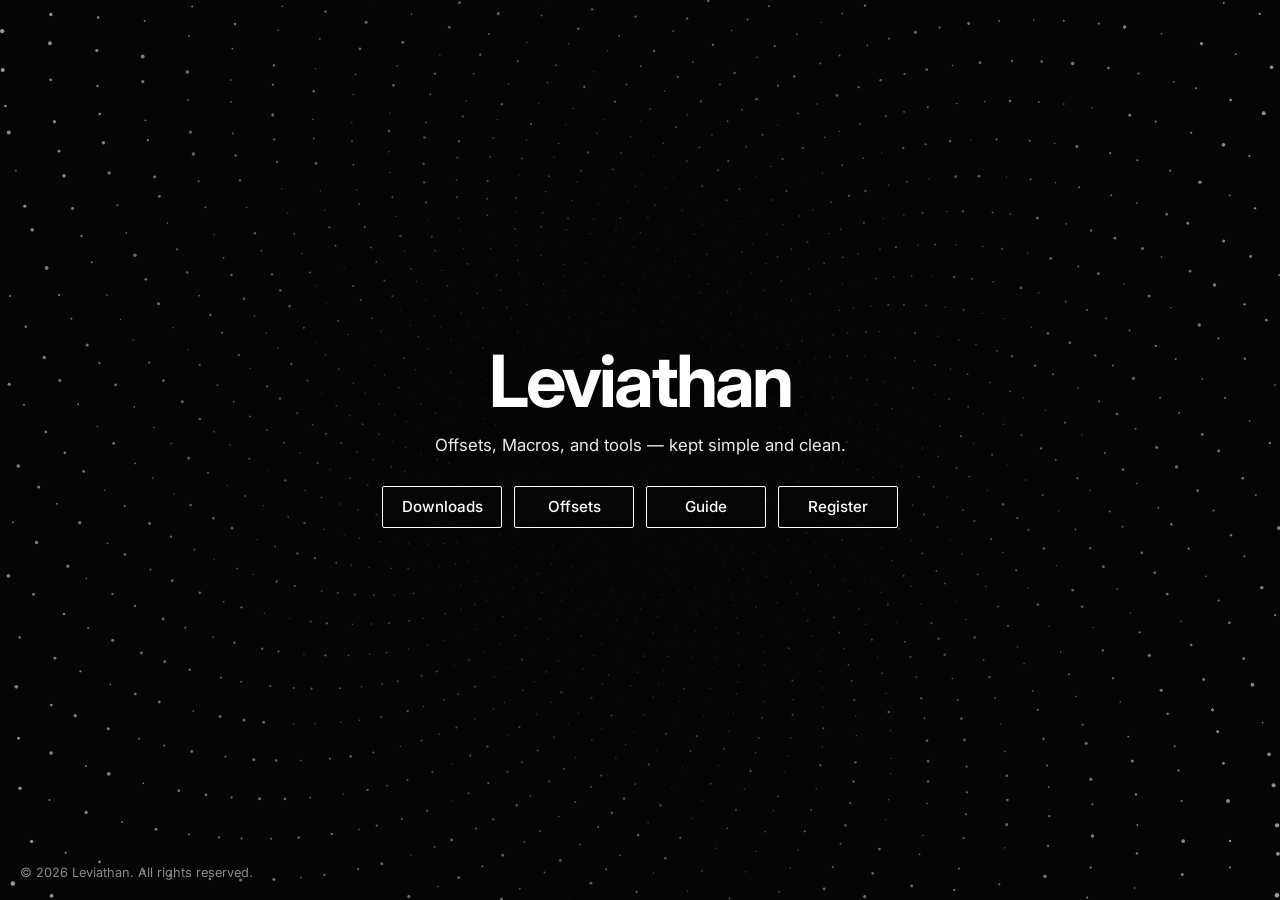
<file: index.html>
<!DOCTYPE html>
<html lang="en">
<head>
  <meta charset="UTF-8" />
  <meta name="viewport" content="width=device-width, initial-scale=1" />
  <title>Leviathan</title>
  <meta name="description" content="Offsets, FastFlags, and tools." />
  <link rel="preconnect" href="https://fonts.googleapis.com" />
  <link rel="preconnect" href="https://fonts.gstatic.com" crossorigin />
  <link href="https://fonts.googleapis.com/css2?family=Inter:wght@400;500;600;700&display=swap" rel="stylesheet" />
  <link rel="stylesheet" href="styles.css?v=12" />
</head>
<body class="landing">
  <canvas id="bg-canvas" class="bg-canvas" aria-hidden="true"></canvas>
  <div class="landing-shell">
    <main class="stage">
      <h1 class="brand">Leviathan</h1>
      <p class="tagline">Offsets, Macros, and tools — kept simple and clean.</p>
      <nav class="actions" aria-label="Main">
        <a class="btn" href="downloads.html?v=8">Downloads</a>
        <a class="btn" href="offsets.html">Offsets</a>
        <a class="btn" href="guide.html">Guide</a>
        <a class="btn" href="register.html">Register</a>
      </nav>
    </main>
    <footer>© 2026 Leviathan. All rights reserved.</footer>
  </div>
  <script src="bg.js?v=3"></script>
</body>
</html>
</file>
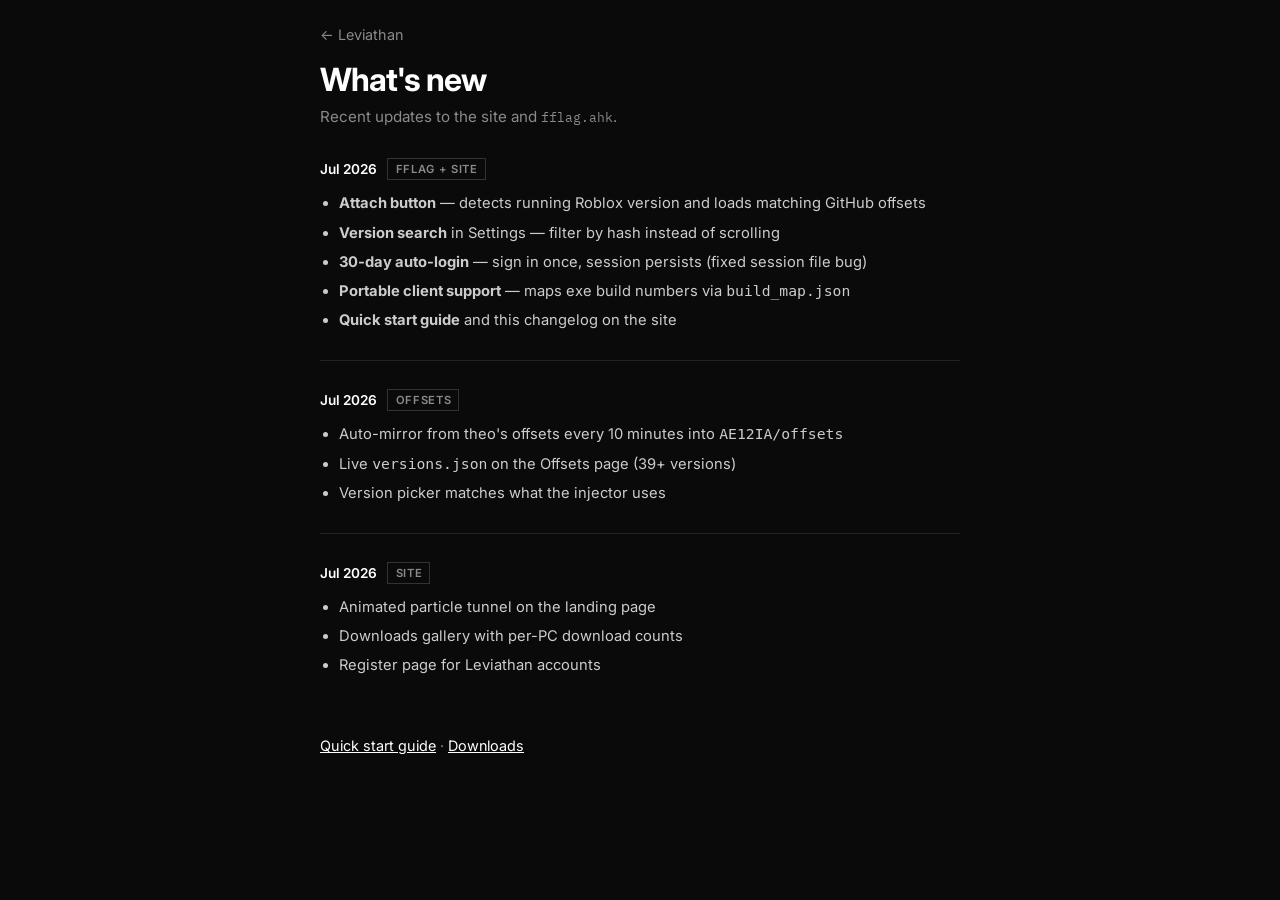
<file: changelog.html>
<!DOCTYPE html>
<html lang="en">
<head>
  <meta charset="UTF-8" />
  <meta name="viewport" content="width=device-width, initial-scale=1" />
  <title>Changelog — Leviathan</title>
  <link rel="preconnect" href="https://fonts.googleapis.com" />
  <link rel="preconnect" href="https://fonts.gstatic.com" crossorigin />
  <link href="https://fonts.googleapis.com/css2?family=Inter:wght@400;500;600;700&family=IBM+Plex+Mono:wght@400;500&display=swap" rel="stylesheet" />
  <link rel="stylesheet" href="styles.css?v=13" />
</head>
<body class="page">
  <header class="bar">
    <a class="back" href="index.html">← Leviathan</a>
  </header>

  <main class="content doc-content">
    <h1>What's new</h1>
    <p class="lede">Recent updates to the site and <code>fflag.ahk</code>.</p>

    <article class="changelog-entry">
      <header>
        <time datetime="2026-07-20">Jul 2026</time>
        <span class="changelog-tag">FFlag + Site</span>
      </header>
      <ul>
        <li><strong>Attach button</strong> — detects running Roblox version and loads matching GitHub offsets</li>
        <li><strong>Version search</strong> in Settings — filter by hash instead of scrolling</li>
        <li><strong>30-day auto-login</strong> — sign in once, session persists (fixed session file bug)</li>
        <li><strong>Portable client support</strong> — maps exe build numbers via <code>build_map.json</code></li>
        <li><strong>Quick start guide</strong> and this changelog on the site</li>
      </ul>
    </article>

    <article class="changelog-entry">
      <header>
        <time datetime="2026-07-18">Jul 2026</time>
        <span class="changelog-tag">Offsets</span>
      </header>
      <ul>
        <li>Auto-mirror from theo's offsets every 10 minutes into <code>AE12IA/offsets</code></li>
        <li>Live <code>versions.json</code> on the Offsets page (39+ versions)</li>
        <li>Version picker matches what the injector uses</li>
      </ul>
    </article>

    <article class="changelog-entry">
      <header>
        <time datetime="2026-07-18">Jul 2026</time>
        <span class="changelog-tag">Site</span>
      </header>
      <ul>
        <li>Animated particle tunnel on the landing page</li>
        <li>Downloads gallery with per-PC download counts</li>
        <li>Register page for Leviathan accounts</li>
      </ul>
    </article>

    <p class="doc-links">
      <a href="guide.html">Quick start guide</a>
      ·
      <a href="downloads.html">Downloads</a>
    </p>
  </main>
</body>
</html>
</file>
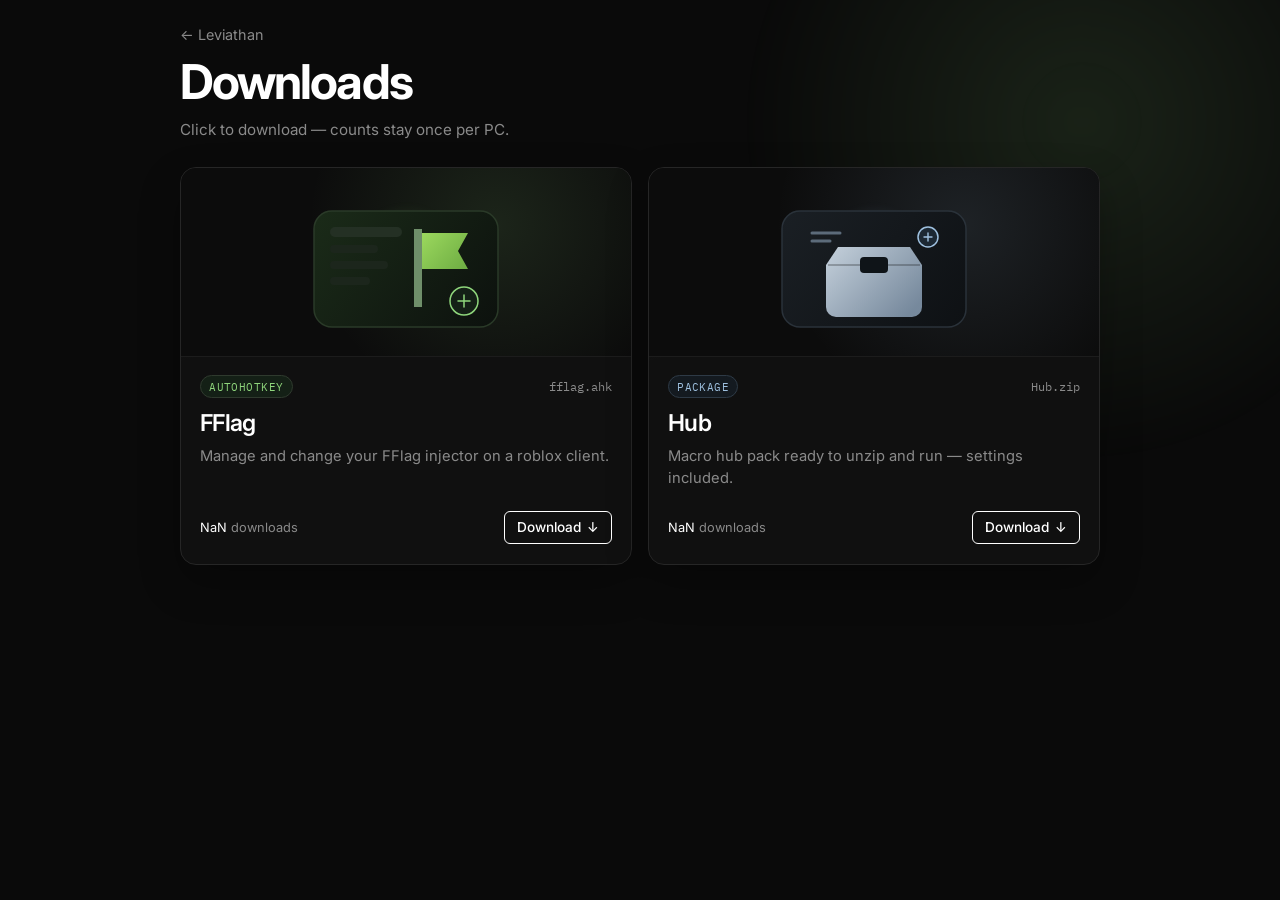
<file: downloads.html>
<!DOCTYPE html>
<!-- deploy-version: tools-gallery-v7 -->
<html lang="en">
<head>
  <meta charset="UTF-8" />
  <meta name="viewport" content="width=device-width, initial-scale=1" />
  <title>Downloads — Leviathan</title>
  <link rel="preconnect" href="https://fonts.googleapis.com" />
  <link rel="preconnect" href="https://fonts.gstatic.com" crossorigin />
  <link href="https://fonts.googleapis.com/css2?family=Inter:wght@400;500;600;700&family=IBM+Plex+Mono:wght@400;500&display=swap" rel="stylesheet" />
  <link rel="stylesheet" href="styles.css?v=7" />
</head>
<body class="page downloads-page">
  <div class="page-glow" aria-hidden="true"></div>

  <header class="bar bar-tools">
    <a class="back" href="index.html">← Leviathan</a>
  </header>

  <main class="content tools-content">
    <header class="tools-hero">
      <h1>Downloads</h1>
      <p class="lede">Click to download — counts stay once per PC.</p>
    </header>

    <section class="tool-grid" aria-label="Tools">
      <a
        class="tool-card tracked tool-card--flag"
        href="downloads/tools/fflag.ahk"
        data-counter="fflag-ahk"
        download="fflag.ahk"
        style="--delay: 0.05s"
      >
        <div class="tool-visual" aria-hidden="true">
          <img src="assets/tool-fflag.svg" alt="" width="220" height="160" />
          <span class="tool-orb"></span>
        </div>
        <div class="tool-info">
          <div class="tool-top">
            <span class="tool-badge">AutoHotkey</span>
            <span class="tool-file">fflag.ahk</span>
          </div>
          <h2>FFlag</h2>
          <p>Manage and change your FFlag injector on a roblox client.</p>
          <div class="tool-foot">
            <span class="dl-meta"><span class="dl-count" data-count-for="fflag-ahk">…</span> downloads</span>
            <span class="tool-cta">Download <span aria-hidden="true">↓</span></span>
          </div>
        </div>
      </a>

      <a
        class="tool-card tracked tool-card--hub"
        href="downloads/tools/Hub.zip"
        data-counter="hub-zip"
        download="Hub.zip"
        style="--delay: 0.18s"
      >
        <div class="tool-visual" aria-hidden="true">
          <img src="assets/tool-hub.svg" alt="" width="220" height="160" />
          <span class="tool-orb"></span>
        </div>
        <div class="tool-info">
          <div class="tool-top">
            <span class="tool-badge">Package</span>
            <span class="tool-file">Hub.zip</span>
          </div>
          <h2>Hub</h2>
          <p>Macro hub pack ready to unzip and run — settings included.</p>
          <div class="tool-foot">
            <span class="dl-meta"><span class="dl-count" data-count-for="hub-zip">…</span> downloads</span>
            <span class="tool-cta">Download <span aria-hidden="true">↓</span></span>
          </div>
        </div>
      </a>
    </section>
  </main>

  <script src="download-counts.js?v=7"></script>
</body>
</html>
</file>
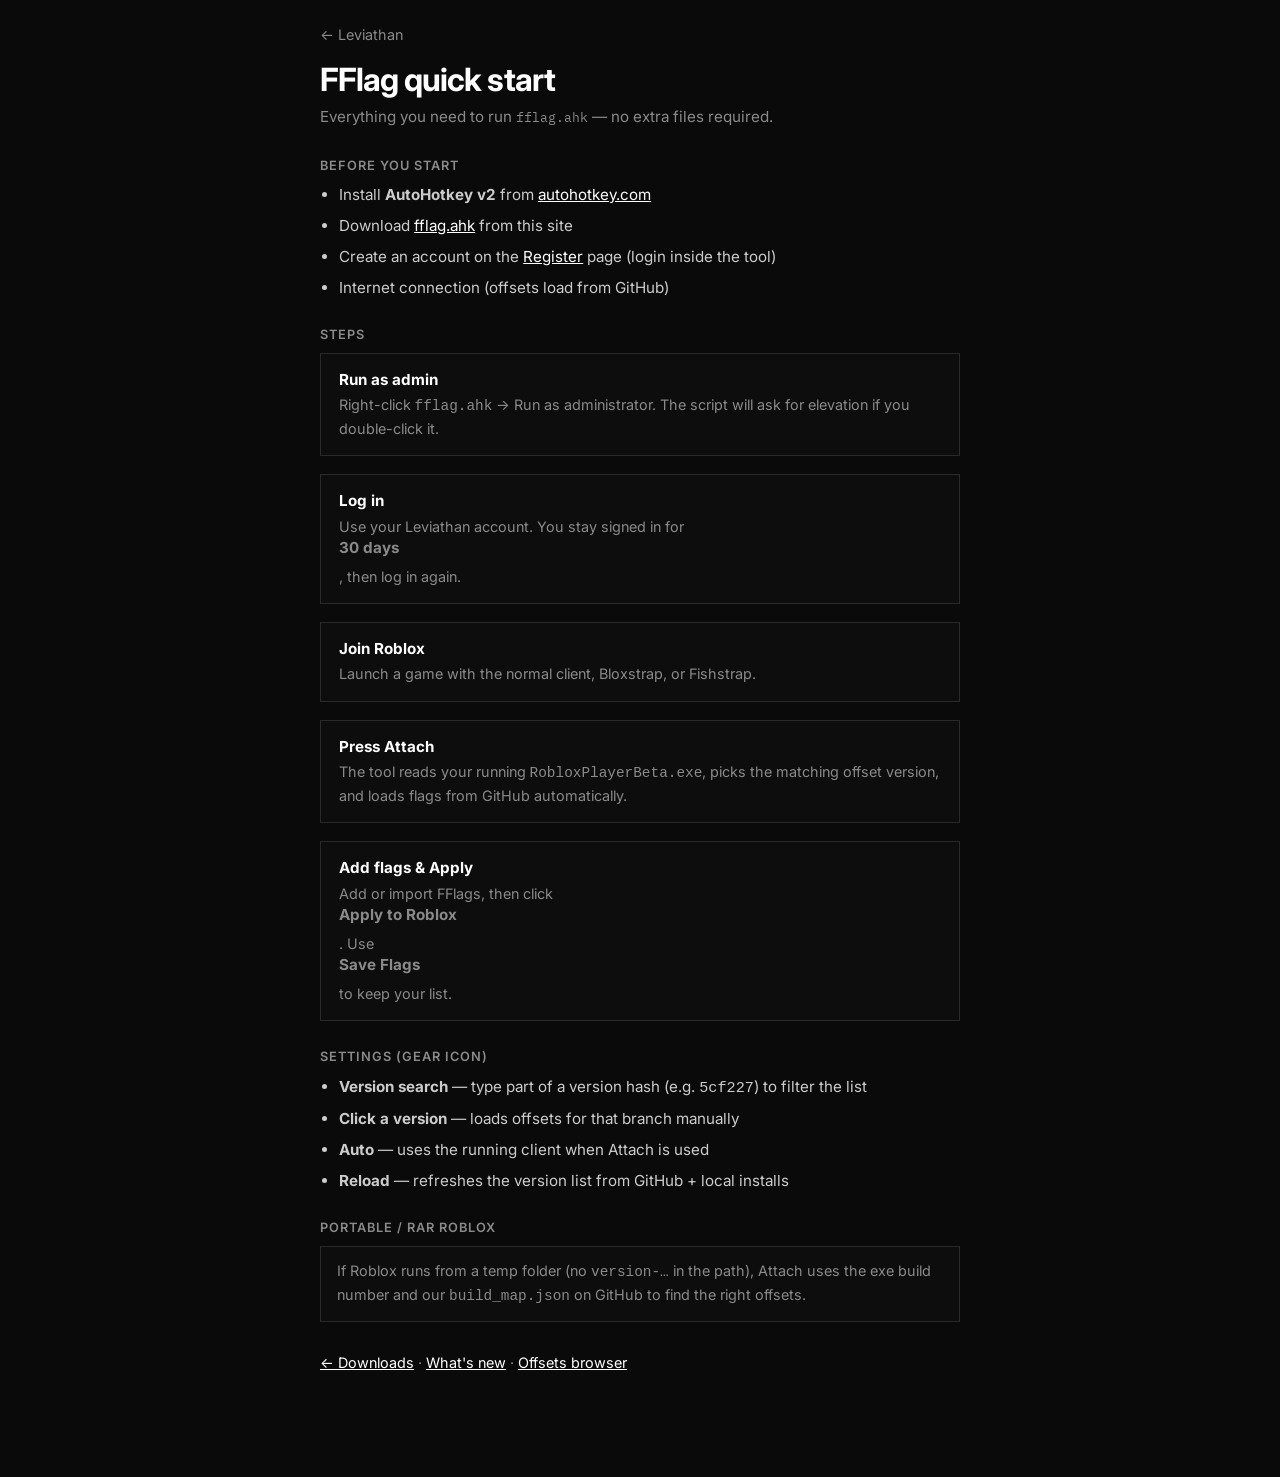
<file: guide.html>
<!DOCTYPE html>
<html lang="en">
<head>
  <meta charset="UTF-8" />
  <meta name="viewport" content="width=device-width, initial-scale=1" />
  <title>FFlag Guide — Leviathan</title>
  <link rel="preconnect" href="https://fonts.googleapis.com" />
  <link rel="preconnect" href="https://fonts.gstatic.com" crossorigin />
  <link href="https://fonts.googleapis.com/css2?family=Inter:wght@400;500;600;700&family=IBM+Plex+Mono:wght@400;500&display=swap" rel="stylesheet" />
  <link rel="stylesheet" href="styles.css?v=13" />
</head>
<body class="page">
  <header class="bar">
    <a class="back" href="index.html">← Leviathan</a>
  </header>

  <main class="content doc-content">
    <h1>FFlag quick start</h1>
    <p class="lede">Everything you need to run <code>fflag.ahk</code> — no extra files required.</p>

    <section>
      <h2>Before you start</h2>
      <ul class="doc-list">
        <li>Install <strong>AutoHotkey v2</strong> from <a href="https://www.autohotkey.com/" rel="noopener noreferrer">autohotkey.com</a></li>
        <li>Download <a href="downloads/tools/fflag.ahk" download="fflag.ahk">fflag.ahk</a> from this site</li>
        <li>Create an account on the <a href="register.html">Register</a> page (login inside the tool)</li>
        <li>Internet connection (offsets load from GitHub)</li>
      </ul>
    </section>

    <section>
      <h2>Steps</h2>
      <ol class="steps">
        <li>
          <strong>Run as admin</strong>
          <p>Right-click <code>fflag.ahk</code> → Run as administrator. The script will ask for elevation if you double-click it.</p>
        </li>
        <li>
          <strong>Log in</strong>
          <p>Use your Leviathan account. You stay signed in for <strong>30 days</strong>, then log in again.</p>
        </li>
        <li>
          <strong>Join Roblox</strong>
          <p>Launch a game with the normal client, Bloxstrap, or Fishstrap.</p>
        </li>
        <li>
          <strong>Press Attach</strong>
          <p>The tool reads your running <code>RobloxPlayerBeta.exe</code>, picks the matching offset version, and loads flags from GitHub automatically.</p>
        </li>
        <li>
          <strong>Add flags &amp; Apply</strong>
          <p>Add or import FFlags, then click <strong>Apply to Roblox</strong>. Use <strong>Save Flags</strong> to keep your list.</p>
        </li>
      </ol>
    </section>

    <section>
      <h2>Settings (gear icon)</h2>
      <ul class="doc-list">
        <li><strong>Version search</strong> — type part of a version hash (e.g. <code>5cf227</code>) to filter the list</li>
        <li><strong>Click a version</strong> — loads offsets for that branch manually</li>
        <li><strong>Auto</strong> — uses the running client when Attach is used</li>
        <li><strong>Reload</strong> — refreshes the version list from GitHub + local installs</li>
      </ul>
    </section>

    <section>
      <h2>Portable / RAR Roblox</h2>
      <p class="doc-note">If Roblox runs from a temp folder (no <code>version-…</code> in the path), Attach uses the exe build number and our <code>build_map.json</code> on GitHub to find the right offsets.</p>
    </section>

    <p class="doc-links">
      <a href="downloads.html">← Downloads</a>
      ·
      <a href="changelog.html">What's new</a>
      ·
      <a href="offsets.html">Offsets browser</a>
    </p>
  </main>
</body>
</html>
</file>
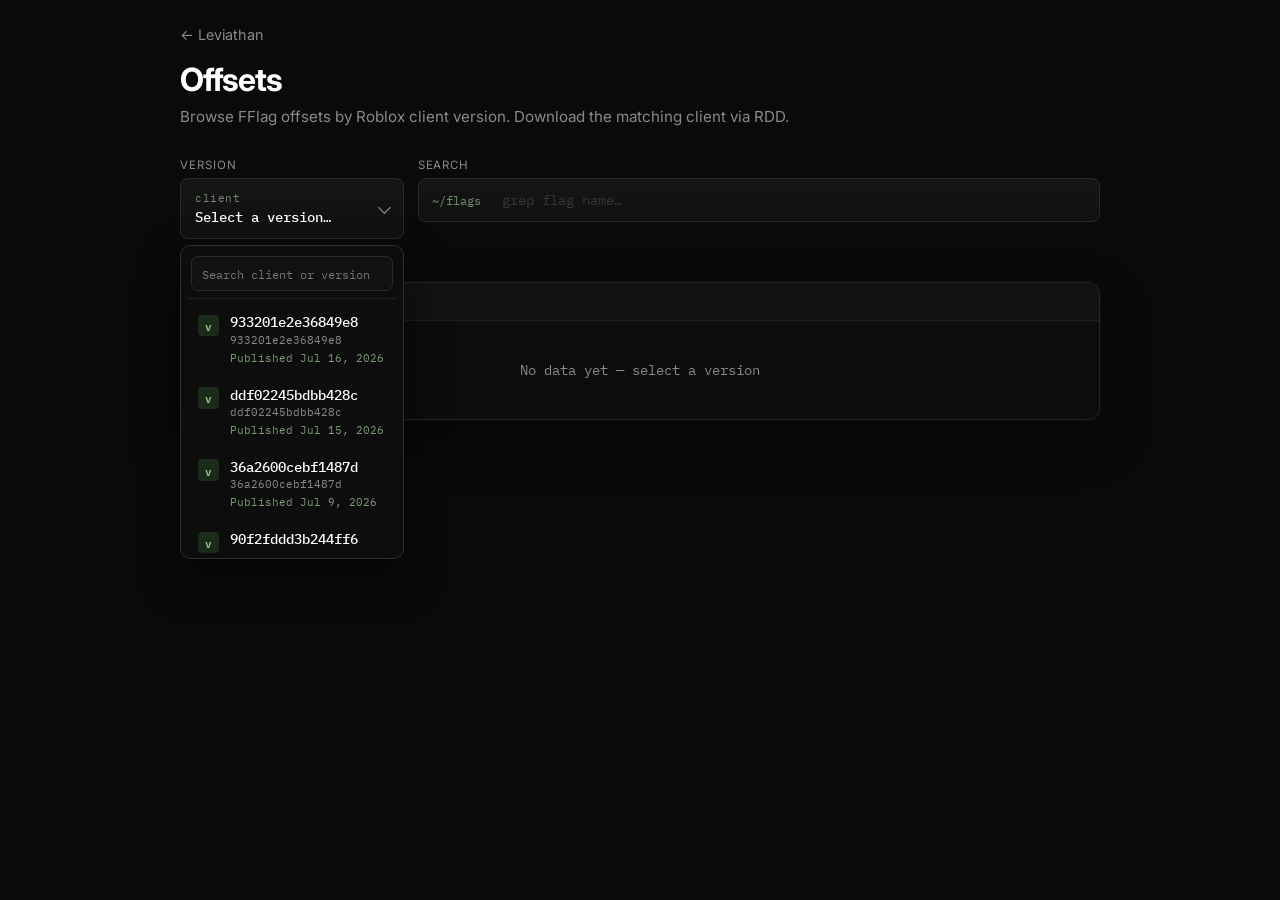
<file: offsets.html>
<!DOCTYPE html>
<html lang="en">
<head>
  <meta charset="UTF-8" />
  <meta name="viewport" content="width=device-width, initial-scale=1" />
  <title>Offsets — Leviathan</title>
  <link rel="preconnect" href="https://fonts.googleapis.com" />
  <link rel="preconnect" href="https://fonts.gstatic.com" crossorigin />
  <link href="https://fonts.googleapis.com/css2?family=Inter:wght@400;500;600;700&family=IBM+Plex+Mono:wght@400;500;600&display=swap" rel="stylesheet" />
  <link rel="stylesheet" href="styles.css?v=4" />
</head>
<body class="page">
  <header class="bar bar-wide">
    <a class="back" href="index.html">← Leviathan</a>
  </header>

  <main class="content offsets-page">
    <h1>Offsets</h1>
    <p class="lede">Browse FFlag offsets by Roblox client version. Download the matching client via RDD.</p>

    <div class="offsets-controls">
      <div class="field">
        <span>Version</span>
        <div class="version-picker" id="version-picker">
          <button type="button" class="version-trigger" id="version-trigger" aria-haspopup="listbox" aria-expanded="false">
            <span class="version-trigger-text">
              <span class="version-label">client</span>
              <span class="version-value" id="version-value">Select a version…</span>
            </span>
            <span class="version-chevron" aria-hidden="true"></span>
          </button>
          <div class="version-menu" id="version-menu" role="listbox" hidden>
            <div class="version-menu-search">
              <input
                id="version-search"
                type="search"
                placeholder="Search client or version hash…"
                autocomplete="off"
              />
            </div>
            <div class="version-menu-list" id="version-menu-list"></div>
          </div>
        </div>
      </div>

      <label class="field field-grow">
        <span>Search</span>
        <div class="search-shell">
          <span class="search-prefix" aria-hidden="true">~/flags</span>
          <input id="flag-search" type="search" placeholder="grep flag name…" disabled autocomplete="off" />
        </div>
      </label>
    </div>

    <p class="offsets-meta" id="offsets-meta">14 versions ready</p>

    <section class="code-panel" aria-label="offsets.hpp">
      <div class="code-panel-bar">
        <span class="dot red"></span>
        <span class="dot amber"></span>
        <span class="dot green"></span>
        <span class="code-panel-title" id="code-panel-title">offsets.hpp</span>
        <div class="code-panel-actions">
          <a class="code-panel-dl" id="client-download" href="#" target="_blank" rel="noopener noreferrer" hidden>Download client (RDD)</a>
          <a class="code-panel-dl" id="hpp-download" href="#" hidden download>Download .hpp</a>
        </div>
      </div>
      <div class="code-panel-body" id="offsets-body">
        <div class="code-empty">No data yet — select a version</div>
      </div>
    </section>
  </main>

  <script type="application/json" id="versions-data">
[
  {"version":"version-933201e2e36849e8","date":"2026-07-16T20:48:09Z"},
  {"version":"version-ddf02245bdbb428c","date":"2026-07-15T17:14:31Z"},
  {"version":"version-36a2600cebf1487d","date":"2026-07-09T17:23:37Z"},
  {"version":"version-90f2fddd3b244ff6","date":"2026-07-07T18:39:10Z"},
  {"version":"version-5cf2272675e145f5","date":"2026-07-02T12:58:23Z"},
  {"version":"version-1a951716f19e4638","date":"2026-06-24T16:25:42Z"},
  {"version":"version-8884371d30284041","date":"2026-06-20T21:11:10Z"},
  {"version":"version-b1da31c4a8514991","date":"2026-06-20T10:26:22Z"},
  {"version":"version-e068ebae24354cbb","date":"2026-06-13T14:41:33Z"},
  {"version":"version-76173e47a79145c7","date":"2026-06-13T14:31:45Z"},
  {"version":"version-ad5d3e2906444472","date":"2026-06-04T18:19:22Z"},
  {"version":"version-460909c4fe904aae","date":"2026-05-27T19:26:21Z"},
  {"version":"version-4b6315bf1f0a4dbb","date":"2026-05-25T21:14:41Z"},
  {"version":"version-2b1721d47abf49aa","date":"2026-05-25T21:13:46Z"}
]
  </script>
  <script src="offsets.js?v=7"></script>
</body>
</html>
</file>
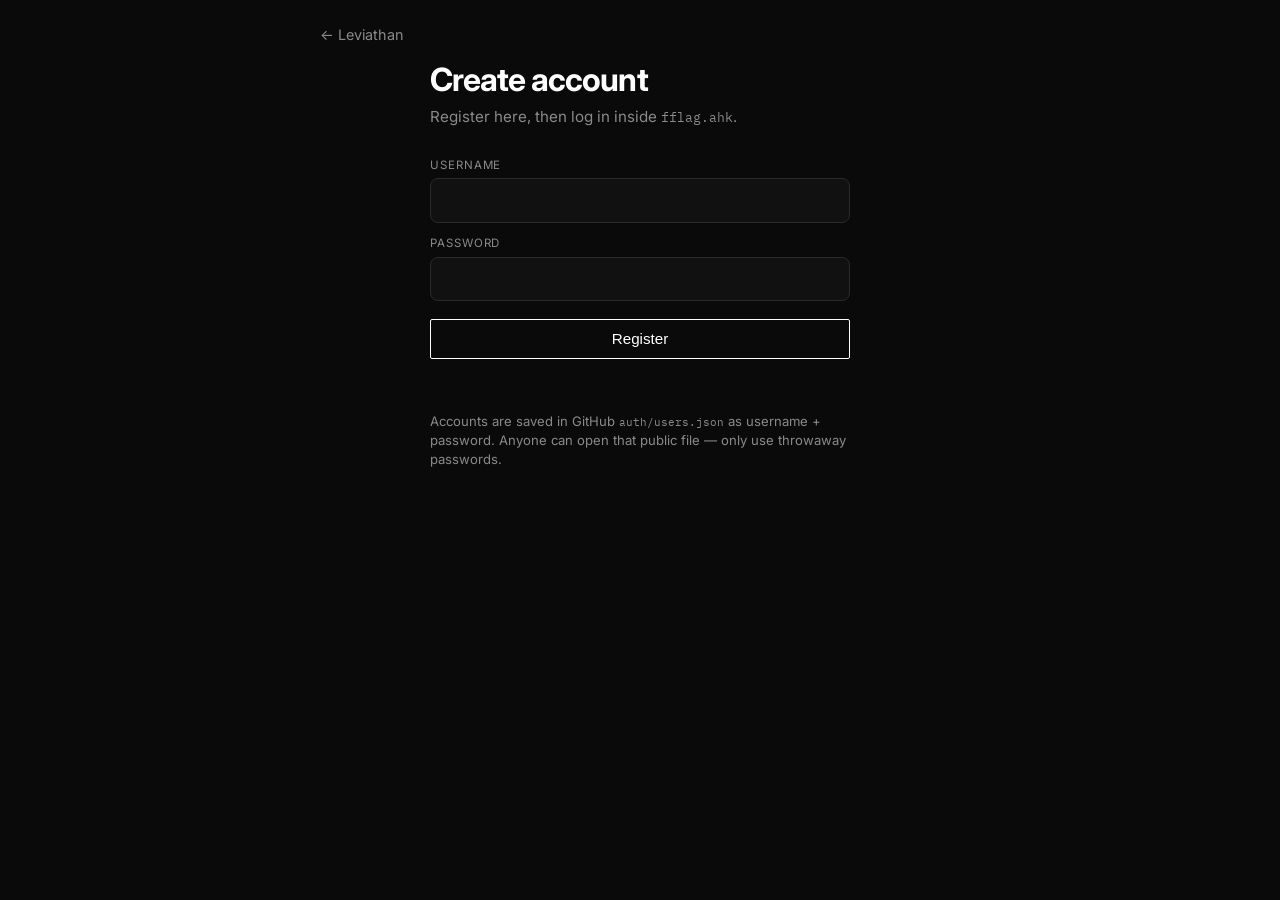
<file: register.html>
<!DOCTYPE html>
<html lang="en">
<head>
  <meta charset="UTF-8" />
  <meta name="viewport" content="width=device-width, initial-scale=1" />
  <title>Register — Leviathan</title>
  <link rel="preconnect" href="https://fonts.googleapis.com" />
  <link rel="preconnect" href="https://fonts.gstatic.com" crossorigin />
  <link href="https://fonts.googleapis.com/css2?family=Inter:wght@400;500;600;700&family=IBM+Plex+Mono:wght@400;500&display=swap" rel="stylesheet" />
  <link rel="stylesheet" href="styles.css?v=10" />
</head>
<body class="page">
  <header class="bar">
    <a class="back" href="index.html">← Leviathan</a>
  </header>

  <main class="content auth-content">
    <h1>Create account</h1>
    <p class="lede">Register here, then log in inside <code>fflag.ahk</code>.</p>

    <form class="auth-form" id="register-form">
      <label class="field">
        <span>Username</span>
        <input id="reg-user" name="username" maxlength="32" autocomplete="username" required pattern="[A-Za-z0-9_.\-]{1,32}" />
      </label>
      <label class="field">
        <span>Password</span>
        <input id="reg-pass" name="password" type="password" minlength="4" autocomplete="new-password" required />
      </label>
      <button class="btn auth-submit" type="submit">Register</button>
      <p class="auth-msg" id="reg-msg" role="status"></p>
    </form>

    <p class="auth-note">
      Accounts are saved in GitHub <code>auth/users.json</code> as username + password.
      Anyone can open that public file — only use throwaway passwords.
    </p>
  </main>

  <script src="auth-config.js"></script>
  <script src="register.js"></script>
</body>
</html>
</file>
<file: styles.css>
:root {
  --bg: #0a0a0a;
  --text: #ffffff;
  --muted: #8a8a8a;
  --border: #ffffff;
  --font: Inter, system-ui, -apple-system, Segoe UI, sans-serif;
}

*,
*::before,
*::after {
  box-sizing: border-box;
}

html,
body {
  margin: 0;
  min-height: 100%;
}

body {
  font-family: var(--font);
  background: var(--bg);
  color: var(--text);
  -webkit-font-smoothing: antialiased;
}

/* —— Landing (Potassium-style) —— */
body:not(.page) {
  min-height: 100vh;
  display: flex;
  flex-direction: column;
}

body.landing {
  display: block;
  height: 100vh;
  height: 100dvh;
  min-height: 100vh;
  min-height: 100dvh;
  overflow: hidden;
  background: #050505;
}

.bg-canvas {
  position: fixed !important;
  top: 0;
  left: 0;
  right: 0;
  bottom: 0;
  width: 100% !important;
  height: 100% !important;
  z-index: 0;
  pointer-events: none;
  display: block;
  background: #050505;
}

.landing-shell {
  position: relative;
  z-index: 1;
  height: 100vh;
  height: 100dvh;
  display: flex;
  flex-direction: column;
  pointer-events: none;
}

.landing-shell a,
.landing-shell button {
  pointer-events: auto;
}

.stage {
  position: relative;
  z-index: 1;
  flex: 1 1 auto;
  display: flex;
  flex-direction: column;
  align-items: center;
  justify-content: center;
  text-align: center;
  padding: 2rem 1.25rem 1.5rem;
  animation: fade 0.7s ease both;
  pointer-events: none;
}

.stage .actions {
  pointer-events: auto;
}

.brand {
  margin: 0;
  font-size: clamp(2.75rem, 9vw, 4.5rem);
  font-weight: 700;
  letter-spacing: -0.04em;
  line-height: 1;
}

.tagline {
  margin: 1rem 0 1.75rem;
  max-width: 34rem;
  font-size: clamp(0.95rem, 2.4vw, 1.05rem);
  font-weight: 400;
  color: var(--text);
  opacity: 0.92;
  line-height: 1.45;
}

.actions {
  display: flex;
  flex-wrap: wrap;
  gap: 0.75rem;
  justify-content: center;
}

.btn {
  display: inline-flex;
  align-items: center;
  justify-content: center;
  min-width: 7.5rem;
  padding: 0.65rem 1.15rem;
  border: 1px solid var(--border);
  border-radius: 2px;
  color: var(--text);
  text-decoration: none;
  font-size: 0.95rem;
  font-weight: 500;
  background: transparent;
  transition: background 0.15s ease, color 0.15s ease;
}

.btn:hover {
  background: var(--text);
  color: var(--bg);
}

footer {
  position: relative;
  z-index: 1;
  flex: 0 0 auto;
  padding: 0 1.25rem 1.25rem;
  font-size: 0.8rem;
  color: var(--muted);
  animation: fade 0.8s ease 0.1s both;
  pointer-events: none;
}

body.landing .brand,
body.landing .tagline {
  text-shadow: 0 1px 18px rgba(0, 0, 0, 0.55);
}

body.landing .btn {
  background: rgba(10, 10, 10, 0.35);
  backdrop-filter: blur(6px);
}

/* —— Downloads page —— */
.page {
  padding-bottom: 3rem;
  position: relative;
  overflow-x: hidden;
}

.bar {
  width: min(640px, calc(100% - 2rem));
  margin: 0 auto;
  padding: 1.5rem 0 0.5rem;
}

.bar-tools {
  width: min(920px, calc(100% - 2rem));
}

.back {
  color: var(--muted);
  text-decoration: none;
  font-size: 0.9rem;
}

.back:hover {
  color: var(--text);
}

.content {
  width: min(640px, calc(100% - 2rem));
  margin: 0 auto;
  animation: fade 0.6s ease both;
}

.tools-content {
  width: min(920px, calc(100% - 2rem));
}

.content h1 {
  margin: 0.5rem 0 0.5rem;
  font-size: 2rem;
  letter-spacing: -0.03em;
}

.lede {
  margin: 0 0 2rem;
  color: var(--muted);
  font-size: 0.95rem;
}

.content section {
  margin-bottom: 1.75rem;
}

.content h2 {
  margin: 0 0 0.65rem;
  font-size: 0.8rem;
  font-weight: 600;
  letter-spacing: 0.08em;
  text-transform: uppercase;
  color: var(--muted);
}

.links {
  list-style: none;
  margin: 0;
  padding: 0;
  display: grid;
  gap: 0.4rem;
}

.links a {
  display: block;
  padding: 0.7rem 0.85rem;
  border: 1px solid #2a2a2a;
  color: var(--text);
  text-decoration: none;
  font-size: 0.95rem;
  transition: border-color 0.15s ease, background 0.15s ease;
}

.links a.dl {
  display: flex;
  align-items: center;
  justify-content: space-between;
  gap: 1rem;
}

.dl-name {
  font-weight: 500;
}

.dl-meta {
  color: var(--muted);
  font-size: 0.8rem;
  white-space: nowrap;
}

.dl-count {
  color: var(--text);
  font-variant-numeric: tabular-nums;
}

.links a:hover {
  border-color: #fff;
  background: #111;
}

/* —— Professional tools gallery —— */
.page-glow {
  pointer-events: none;
  position: fixed;
  width: 55vw;
  height: 55vw;
  top: -18vw;
  right: -12vw;
  background: radial-gradient(circle, rgba(143, 214, 124, 0.12), transparent 68%);
  filter: blur(10px);
  animation: driftGlow 12s ease-in-out infinite alternate;
  z-index: 0;
}

.downloads-page > .bar,
.downloads-page > .content {
  position: relative;
  z-index: 1;
}

.tools-hero {
  margin-bottom: 1.75rem;
  animation: riseIn 0.7s ease both;
}

.tools-kicker {
  margin: 0 0 0.45rem;
  font-family: "IBM Plex Mono", ui-monospace, monospace;
  font-size: 0.75rem;
  letter-spacing: 0.08em;
  text-transform: uppercase;
  color: #7a9a74;
}

.tools-hero h1 {
  margin: 0 0 0.55rem;
  font-size: clamp(2.2rem, 5vw, 3rem);
  letter-spacing: -0.04em;
}

.tools-hero .lede {
  margin: 0;
  max-width: 36rem;
}

.tool-grid {
  display: grid;
  grid-template-columns: repeat(2, minmax(0, 1fr));
  gap: 1rem;
}

.tool-card {
  position: relative;
  display: flex;
  flex-direction: column;
  min-height: 100%;
  overflow: hidden;
  border: 1px solid #262626;
  border-radius: 16px;
  background:
    linear-gradient(165deg, rgba(255, 255, 255, 0.03), transparent 40%),
    #101010;
  color: var(--text);
  text-decoration: none;
  box-shadow: 0 18px 40px rgba(0, 0, 0, 0.28);
  transform: translateY(10px);
  opacity: 0;
  animation: riseIn 0.75s ease forwards;
  animation-delay: var(--delay, 0s);
  transition: border-color 0.2s ease, transform 0.25s ease, box-shadow 0.25s ease;
}

.tool-card::after {
  content: "";
  position: absolute;
  inset: 0;
  background: linear-gradient(110deg, transparent 30%, rgba(255, 255, 255, 0.06) 48%, transparent 65%);
  transform: translateX(-120%);
  transition: transform 0.6s ease;
  pointer-events: none;
}

.tool-card:hover {
  border-color: #3d4a3a;
  transform: translateY(-4px);
  box-shadow: 0 24px 50px rgba(0, 0, 0, 0.4);
}

.tool-card:hover::after {
  transform: translateX(120%);
}

.tool-card--hub:hover {
  border-color: #3a4652;
}

.tool-visual {
  position: relative;
  display: grid;
  place-items: center;
  padding: 1.35rem 1.2rem 0.4rem;
  background:
    radial-gradient(circle at 70% 30%, rgba(143, 214, 124, 0.12), transparent 55%),
    #0c0c0c;
  border-bottom: 1px solid #1c1c1c;
  overflow: hidden;
}

.tool-card--hub .tool-visual {
  background:
    radial-gradient(circle at 70% 30%, rgba(158, 192, 223, 0.12), transparent 55%),
    #0c0c0c;
}

.tool-visual img {
  position: relative;
  z-index: 1;
  width: min(100%, 220px);
  height: auto;
  animation: floatArt 5.5s ease-in-out infinite;
}

.tool-card--hub .tool-visual img {
  animation-delay: 0.6s;
}

.tool-orb {
  position: absolute;
  width: 120px;
  height: 120px;
  border-radius: 50%;
  background: radial-gradient(circle, rgba(143, 214, 124, 0.22), transparent 70%);
  filter: blur(2px);
  animation: pulseOrb 4s ease-in-out infinite;
}

.tool-card--hub .tool-orb {
  background: radial-gradient(circle, rgba(158, 192, 223, 0.22), transparent 70%);
}

.tool-info {
  display: flex;
  flex-direction: column;
  gap: 0.55rem;
  padding: 1.15rem 1.2rem 1.25rem;
  flex: 1;
}

.tool-top {
  display: flex;
  align-items: center;
  justify-content: space-between;
  gap: 0.75rem;
  flex-wrap: wrap;
}

.tool-badge {
  display: inline-flex;
  align-items: center;
  padding: 0.22rem 0.5rem;
  border-radius: 999px;
  border: 1px solid #2f3a2e;
  background: #142016;
  color: #8fd67c;
  font-family: "IBM Plex Mono", ui-monospace, monospace;
  font-size: 0.68rem;
  letter-spacing: 0.04em;
  text-transform: uppercase;
}

.tool-card--hub .tool-badge {
  border-color: #2e3a46;
  background: #141a20;
  color: #9ec0df;
}

.tool-file {
  font-family: "IBM Plex Mono", ui-monospace, monospace;
  font-size: 0.72rem;
  color: var(--muted);
}

.tool-info h2 {
  margin: 0.15rem 0 0;
  font-size: 1.45rem;
  letter-spacing: -0.03em;
  text-transform: none;
  color: var(--text);
}

.tool-info p {
  margin: 0;
  color: var(--muted);
  font-size: 0.92rem;
  line-height: 1.45;
}

.tool-foot {
  display: flex;
  align-items: center;
  justify-content: space-between;
  gap: 0.75rem;
  margin-top: auto;
  padding-top: 0.85rem;
}

.tool-cta {
  display: inline-flex;
  align-items: center;
  gap: 0.35rem;
  padding: 0.45rem 0.75rem;
  border: 1px solid #fff;
  border-radius: 6px;
  font-size: 0.85rem;
  font-weight: 500;
  transition: background 0.15s ease, color 0.15s ease;
}

.tool-card:hover .tool-cta {
  background: #fff;
  color: #0a0a0a;
}

@keyframes driftGlow {
  from { transform: translate(0, 0) scale(1); }
  to { transform: translate(-4vw, 3vh) scale(1.08); }
}

@keyframes riseIn {
  from {
    opacity: 0;
    transform: translateY(14px);
  }
  to {
    opacity: 1;
    transform: translateY(0);
  }
}

@keyframes floatArt {
  0%, 100% { transform: translateY(0); }
  50% { transform: translateY(-6px); }
}

@keyframes pulseOrb {
  0%, 100% { transform: scale(1); opacity: 0.7; }
  50% { transform: scale(1.15); opacity: 1; }
}

@media (max-width: 760px) {
  .tool-grid {
    grid-template-columns: 1fr;
  }
}

/* —— Auth / register —— */
.auth-content {
  width: min(420px, calc(100% - 2rem));
}

.auth-form {
  display: grid;
  gap: 0.85rem;
  margin: 0 0 1.25rem;
}

.auth-form .field input {
  appearance: none;
  width: 100%;
  padding: 0.7rem 0.85rem;
  border: 1px solid #2a2a2a;
  border-radius: 8px;
  background: #111;
  color: var(--text);
  font: inherit;
}

.auth-form .field input:focus {
  outline: none;
  border-color: #4a4a4a;
}

.auth-submit {
  width: 100%;
  cursor: pointer;
  margin-top: 0.25rem;
}

.auth-msg {
  min-height: 1.25rem;
  margin: 0;
  font-size: 0.88rem;
}

.auth-note {
  color: var(--muted);
  font-size: 0.82rem;
  line-height: 1.45;
}

.auth-note code,
.lede code {
  font-family: "IBM Plex Mono", ui-monospace, monospace;
  font-size: 0.84em;
}

.lede a {
  color: var(--text);
  text-decoration: underline;
  text-underline-offset: 3px;
}

.lede a:hover {
  color: #ccc;
}

/* —— Docs (guide / changelog) —— */
.doc-content {
  width: min(640px, calc(100% - 2rem));
  padding-bottom: 3rem;
}

.doc-list {
  margin: 0;
  padding-left: 1.2rem;
  color: #ccc;
  line-height: 1.55;
  font-size: 0.95rem;
}

.doc-list li + li {
  margin-top: 0.45rem;
}

.doc-list a {
  color: var(--text);
}

.steps {
  margin: 0;
  padding: 0;
  list-style: none;
  display: grid;
  gap: 1.1rem;
}

.steps li {
  padding: 1rem 1.1rem;
  border: 1px solid #2a2a2a;
  background: #0d0d0d;
}

.steps li strong {
  display: block;
  margin-bottom: 0.35rem;
  font-size: 0.95rem;
}

.steps li p {
  margin: 0;
  color: var(--muted);
  font-size: 0.9rem;
  line-height: 1.5;
}

.doc-note {
  margin: 0;
  padding: 0.85rem 1rem;
  border: 1px solid #2a2a2a;
  background: #0d0d0d;
  color: var(--muted);
  font-size: 0.9rem;
  line-height: 1.5;
}

.doc-links {
  margin-top: 2rem;
  color: var(--muted);
  font-size: 0.9rem;
}

.doc-links a {
  color: var(--text);
}

.changelog-entry {
  margin-bottom: 1.75rem;
  padding-bottom: 1.75rem;
  border-bottom: 1px solid #222;
}

.changelog-entry:last-of-type {
  border-bottom: none;
}

.changelog-entry header {
  display: flex;
  align-items: center;
  gap: 0.65rem;
  margin-bottom: 0.75rem;
}

.changelog-entry time {
  font-size: 0.85rem;
  font-weight: 600;
  color: var(--text);
}

.changelog-tag {
  font-size: 0.7rem;
  font-weight: 600;
  letter-spacing: 0.06em;
  text-transform: uppercase;
  padding: 0.2rem 0.45rem;
  border: 1px solid #333;
  color: var(--muted);
}

.changelog-entry ul {
  margin: 0;
  padding-left: 1.2rem;
  color: #ccc;
  line-height: 1.55;
  font-size: 0.92rem;
}

.changelog-entry li + li {
  margin-top: 0.4rem;
}

.tool-badge--new {
  border-color: #3d5a34;
  color: #9fd88a;
  background: rgba(143, 214, 124, 0.08);
}

/* —— Offsets browser —— */
.bar-wide {
  width: min(920px, calc(100% - 2rem));
}

.offsets-page {
  width: min(920px, calc(100% - 2rem));
}

.offsets-controls {
  display: flex;
  flex-wrap: wrap;
  gap: 0.85rem;
  margin-bottom: 0.85rem;
}

.field {
  display: flex;
  flex-direction: column;
  gap: 0.4rem;
  min-width: 14rem;
}

.field-grow {
  flex: 1 1 16rem;
}

.field > span {
  font-size: 0.72rem;
  letter-spacing: 0.08em;
  text-transform: uppercase;
  color: var(--muted);
}

/* Custom version picker */
.version-picker {
  position: relative;
}

.version-trigger {
  width: 100%;
  display: flex;
  align-items: center;
  justify-content: space-between;
  gap: 0.75rem;
  padding: 0.75rem 0.9rem;
  border: 1px solid #2a2a2a;
  border-radius: 8px;
  background:
    linear-gradient(180deg, #151515 0%, #101010 100%);
  color: var(--text);
  font: inherit;
  text-align: left;
  cursor: pointer;
  transition: border-color 0.15s ease, box-shadow 0.15s ease;
}

.version-trigger:hover:not(:disabled),
.version-picker.open .version-trigger {
  border-color: #4a4a4a;
  box-shadow: 0 0 0 1px rgba(255, 255, 255, 0.04);
}

.version-trigger:disabled {
  opacity: 0.55;
  cursor: not-allowed;
}

.version-trigger-text {
  display: flex;
  flex-direction: column;
  gap: 0.15rem;
  min-width: 0;
}

.version-label {
  font-family: "IBM Plex Mono", ui-monospace, monospace;
  font-size: 0.68rem;
  color: #6f8f6a;
  letter-spacing: 0.04em;
}

.version-value {
  font-family: "IBM Plex Mono", ui-monospace, monospace;
  font-size: 0.86rem;
  font-weight: 500;
  white-space: nowrap;
  overflow: hidden;
  text-overflow: ellipsis;
}

.version-chevron {
  width: 0.55rem;
  height: 0.55rem;
  border-right: 1.5px solid #9a9a9a;
  border-bottom: 1.5px solid #9a9a9a;
  transform: rotate(45deg);
  transition: transform 0.15s ease;
  flex-shrink: 0;
  margin-top: -0.2rem;
}

.version-picker.open .version-chevron {
  transform: rotate(-135deg);
  margin-top: 0.2rem;
}

.version-menu {
  position: absolute;
  z-index: 20;
  top: calc(100% + 0.4rem);
  left: 0;
  right: 0;
  max-height: 320px;
  overflow: hidden;
  display: flex;
  flex-direction: column;
  padding: 0.35rem;
  border: 1px solid #2f2f2f;
  border-radius: 10px;
  background: #0d0d0d;
  box-shadow: 0 18px 40px rgba(0, 0, 0, 0.55);
}

.version-menu-search {
  padding: 0.25rem 0.25rem 0.4rem;
  border-bottom: 1px solid #1f1f1f;
  margin-bottom: 0.25rem;
}

.version-menu-search input {
  width: 100%;
  padding: 0.55rem 0.65rem;
  border: 1px solid #2a2a2a;
  border-radius: 7px;
  background: #111;
  color: var(--text);
  font-family: "IBM Plex Mono", ui-monospace, monospace;
  font-size: 0.78rem;
}

.version-menu-search input:focus {
  outline: none;
  border-color: #4a4a4a;
}

.version-menu-list {
  overflow: auto;
  max-height: 250px;
}

.version-option {
  width: 100%;
  display: flex;
  align-items: flex-start;
  gap: 0.65rem;
  padding: 0.65rem 0.7rem;
  border: 0;
  border-radius: 7px;
  background: transparent;
  color: var(--text);
  font: inherit;
  text-align: left;
  cursor: pointer;
}

.version-option:hover,
.version-option.is-active {
  background: #171717;
}

.vo-tag {
  display: inline-flex;
  align-items: center;
  justify-content: center;
  min-width: 1.35rem;
  height: 1.35rem;
  margin-top: 0.1rem;
  border-radius: 4px;
  background: #1b2a1a;
  color: #8fd67c;
  font-family: "IBM Plex Mono", ui-monospace, monospace;
  font-size: 0.7rem;
  font-weight: 600;
}

.vo-main {
  display: flex;
  flex-direction: column;
  gap: 0.1rem;
  min-width: 0;
}

.vo-id {
  font-family: "IBM Plex Mono", ui-monospace, monospace;
  font-size: 0.86rem;
  font-weight: 500;
}

.vo-full {
  font-family: "IBM Plex Mono", ui-monospace, monospace;
  font-size: 0.7rem;
  color: var(--muted);
  overflow: hidden;
  text-overflow: ellipsis;
  white-space: nowrap;
}

.vo-date {
  font-family: "IBM Plex Mono", ui-monospace, monospace;
  font-size: 0.68rem;
  color: #7a9a74;
  margin-top: 0.15rem;
}

.vo-kind {
  display: inline-block;
  margin-left: 0.45rem;
  padding: 0.05rem 0.35rem;
  border-radius: 4px;
  background: #2a2218;
  color: #c9a56a;
  font-size: 0.62rem;
  letter-spacing: 0.03em;
  text-transform: uppercase;
}

.version-empty {
  padding: 0.85rem;
  color: var(--muted);
  font-size: 0.85rem;
}

/* Search shell */
.search-shell {
  display: flex;
  align-items: center;
  gap: 0.55rem;
  padding: 0.15rem 0.15rem 0.15rem 0.85rem;
  border: 1px solid #2a2a2a;
  border-radius: 8px;
  background: linear-gradient(180deg, #151515 0%, #101010 100%);
}

.search-prefix {
  font-family: "IBM Plex Mono", ui-monospace, monospace;
  font-size: 0.75rem;
  color: #6f8f6a;
  white-space: nowrap;
}

.search-shell input {
  appearance: none;
  flex: 1;
  min-width: 0;
  padding: 0.6rem 0.75rem;
  border: 0;
  border-radius: 6px;
  background: transparent;
  color: var(--text);
  font-family: "IBM Plex Mono", ui-monospace, monospace;
  font-size: 0.86rem;
}

.search-shell input::placeholder {
  color: #5c5c5c;
}

.search-shell:focus-within {
  border-color: #4a4a4a;
}

.search-shell input:focus {
  outline: none;
}

.search-shell input:disabled {
  opacity: 0.5;
}

.offsets-meta {
  margin: 0 0 0.85rem;
  color: var(--muted);
  font-family: "IBM Plex Mono", ui-monospace, monospace;
  font-size: 0.78rem;
}

/* Code panel */
.code-panel {
  border: 1px solid #262626;
  border-radius: 12px;
  overflow: hidden;
  background: #0c0c0c;
  box-shadow: 0 0 0 1px rgba(255, 255, 255, 0.02), 0 20px 50px rgba(0, 0, 0, 0.35);
}

.code-panel-bar {
  display: flex;
  align-items: center;
  gap: 0.45rem;
  padding: 0.7rem 0.9rem;
  border-bottom: 1px solid #1f1f1f;
  background: #121212;
}

.dot {
  width: 0.55rem;
  height: 0.55rem;
  border-radius: 50%;
}

.dot.red { background: #ff5f57; }
.dot.amber { background: #febc2e; }
.dot.green { background: #28c840; }

.code-panel-title {
  margin-left: 0.45rem;
  font-family: "IBM Plex Mono", ui-monospace, monospace;
  font-size: 0.75rem;
  color: #8a8a8a;
  overflow: hidden;
  text-overflow: ellipsis;
  white-space: nowrap;
}

.code-panel-dl {
  color: #8fd67c;
  text-decoration: none;
  font-family: "IBM Plex Mono", ui-monospace, monospace;
  font-size: 0.72rem;
  white-space: nowrap;
}

.code-panel-actions {
  margin-left: auto;
  display: flex;
  align-items: center;
  gap: 0.85rem;
}

.code-panel-dl:hover {
  color: #fff;
}

.code-panel-body {
  max-height: min(70vh, 720px);
  overflow: auto;
  background: #0c0c0c;
}

.code-empty {
  padding: 2.5rem 1rem;
  text-align: center;
  color: var(--muted);
  font-family: "IBM Plex Mono", ui-monospace, monospace;
  font-size: 0.85rem;
}

.hpp-raw {
  margin: 0;
  padding: 1rem 1.1rem 1.4rem;
  font-family: "IBM Plex Mono", ui-monospace, monospace;
  font-size: 0.78rem;
  line-height: 1.5;
  color: #d4d4d4;
  white-space: pre;
  tab-size: 4;
}

@keyframes fade {
  from {
    opacity: 0;
    transform: translateY(8px);
  }
  to {
    opacity: 1;
    transform: translateY(0);
  }
}

@media (max-width: 480px) {
  .btn {
    min-width: 6.5rem;
    flex: 1 1 auto;
  }
}
</file>
